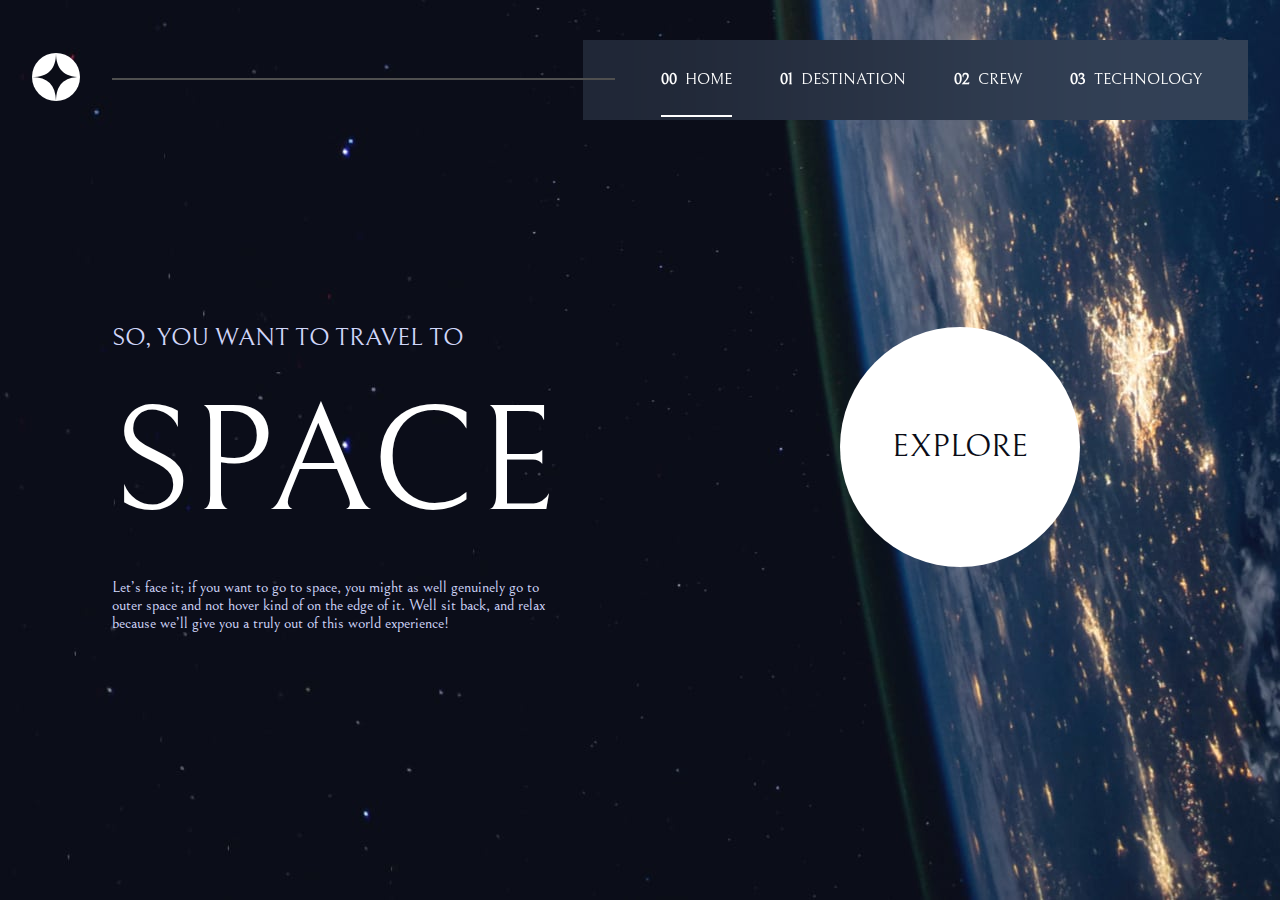
<file: index.html>
<!DOCTYPE html>
<html lang="en">
<head>
    <meta charset="UTF-8">
    <meta name="viewport" content="width=device-width, initial-scale=1.0">
    <link rel="stylesheet" href="style.css">
    <link rel="icon" type="image/png" sizes="32x32" href="assets/favicon-32x32.png">
    <!-- <link href="https://fonts.cdnfonts.com/css/bellefair" rel="stylesheet"> -->
  
    <title>Frontend Mentor | Space tourism website</title>
</head>
<body>
    <div class="wrapper home">
        <header>
            <div class="logo">
                <img src="assets/shared/logo.svg" alt="">
            </div>
            <div class="line">
                <hr>
            </div>
            <div class="nav">
                <span class="blur-img display-none"></span>
                <nav>
                    <button style="display: none;"><img src="assets/shared/icon-hamburger.svg" alt="" onclick="navExpander()"></button>
                    <ul class="display-none">
                        <li><a href="./index.html" class="a-focused"><span class="number">00</span><span class="nav-item">Home</span></a></li>
                        <li><a href="./destination.html"><span class="number">01</span><span class="nav-item">Destination</span></a></li>
                        <li><a href="./crew.html"><span class="number">02</span><span class="nav-item">Crew</span></a></li>
                        <li><a href="./technology.html"><span class="number">03</span><span class="nav-item">Technology</span></a></li>
                    </ul>
                </nav>
            </div>
        </header>
        <main class="wrapper">
            <div class="parts">
                <div class="content-wrap">
                    <h5>So, you want to travel to</h5>
                    <h1>Space</h1>
                    <p>  Let’s face it; if you want to go to space, you might as well genuinely go to
                        outer space and not hover kind of on the edge of it. Well sit back, and relax
                        because we’ll give you a truly out of this world experience!
                    </p>
                </div>
            </div>
            <div class="parts">
                <div class="icon-wrap">
                    <div class="button-wrap">
                        <button class="button" onmouseover="exploreFocusedIn()" onmouseleave="exploreFocusedOut()"><h4>Explore</h4></button>
                    </div>
                </div>
            </div>
        </main>
    </div>

    <script src="script.js"></script>
</body>
</html>
</file>
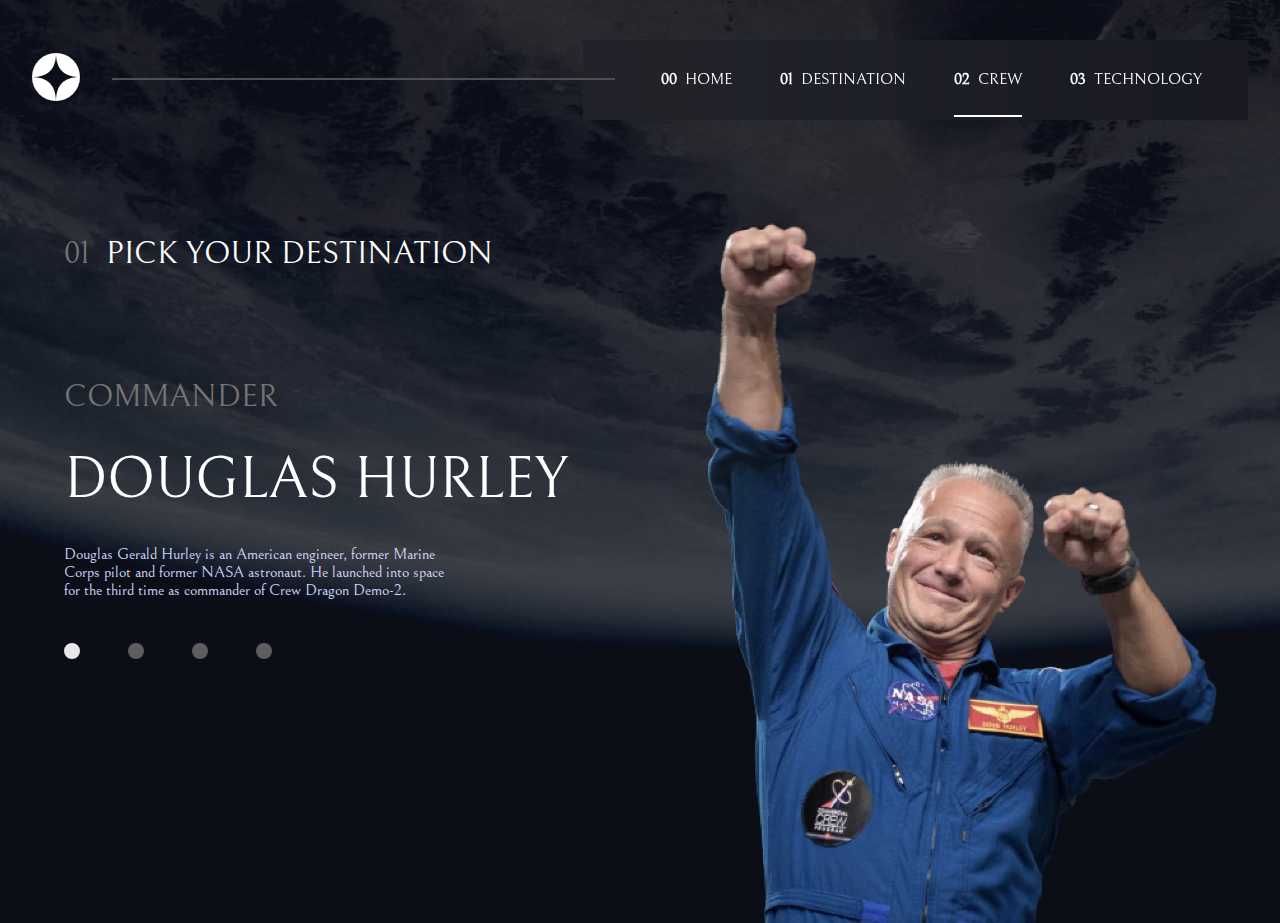
<file: crew.html>
<!DOCTYPE html>
<html lang="en">
<head>
    <meta charset="UTF-8">
    <meta name="viewport" content="width=device-width, initial-scale=1.0">
    <link rel="stylesheet" href="style.css">
    <link rel="icon" type="image/png" sizes="32x32" href="assets/favicon-32x32.png">
    <!-- <link href="https://fonts.cdnfonts.com/css/bellefair" rel="stylesheet"> -->
  
    <title>Frontend Mentor | Space tourism website</title>
</head>
<body>
    <div class="wrapper crew">
        <header>
            <div class="logo">
                <img src="assets/shared/logo.svg" alt="">
            </div>
            <div class="line">
                <hr>
            </div>
            <div class="nav">
                <span class="blur-img display-none"></span>
                <nav>
                    <button style="display: none;"><img src="assets/shared/icon-hamburger.svg" alt="" onclick="navExpander()"></button>
                    <ul class="display-none">
                        <li><a href="./index.html"><span class="number">00</span><span class="nav-item">Home</span></a></li>
                        <li><a href="./destination.html"><span class="number">01</span><span class="nav-item">Destination</span></a></li>
                        <li><a href="./crew.html" class="a-focused"><span class="number">02</span><span class="nav-item">Crew</span></a></li>
                        <li><a href="./technology.html"><span class="number">03</span><span class="nav-item">Technology</span></a></li>
                    </ul>
                </nav>
            </div>
        </header>
        <main class="wrapper">  
            <div class="parts">
                <div class="content">
                    <div class="head">
                        <h4 class="lighter-text">01</h4> <h4 class="uppercase ms-1">Pick your destination</h4>
                    </div><br>
                    <div class="body">
                        <h4 class="uppercase lighter-text">Commander</h4>
                        <h3 class="uppercase">Douglas Hurley</h3>
                        <p class="width-75">Douglas Gerald Hurley is an American engineer, former Marine Corps pilot and former NASA astronaut. He launched into space for the third time as commander of Crew Dragon Demo-2.</p>
                    </div>
                    <div class="foot">
                        <ul>
                            <li><span class="small-circle focused" onclick="crewMenbersChanger(0)"></span></li>
                            <li><span class="small-circle"  onclick="crewMenbersChanger(1)"></span></li>
                            <li><span class="small-circle"  onclick="crewMenbersChanger(2)"></span></li>
                            <li><span class="small-circle" onclick="crewMenbersChanger(3)"></span></li>
                        </ul>
                    </div>
                </div>
            </div>
            <div class="parts">
                <img class="crew-member" src="assets/crew/image-douglas-hurley.webp" alt="${crew[index].name}">
            </div>
        </main>
    </div>

    <script src="script.js"></script>
</body>
</html>
</file>
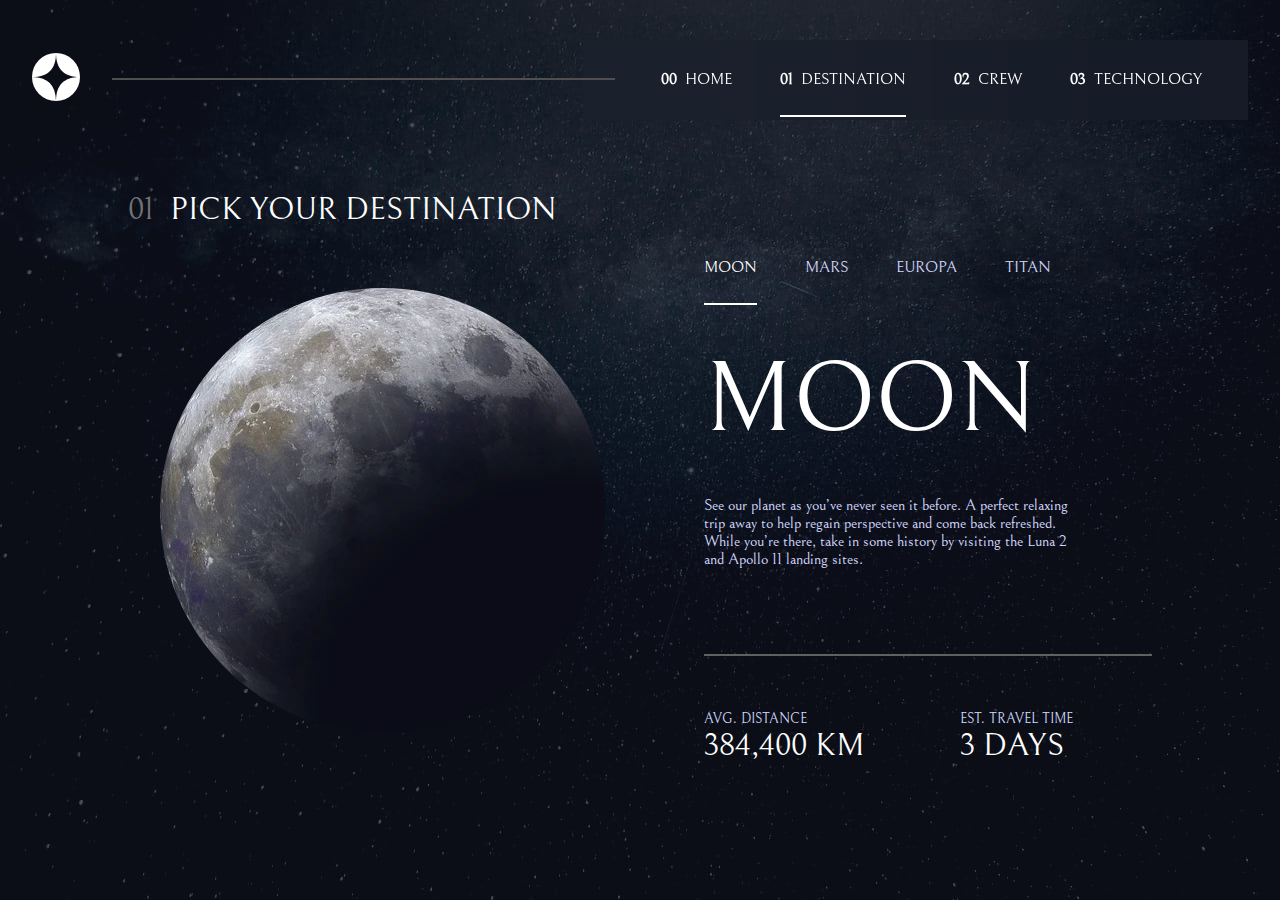
<file: destination.html>
<!DOCTYPE html>
<html lang="en">
<head>
    <meta charset="UTF-8">
    <meta name="viewport" content="width=device-width, initial-scale=1.0">
    <link rel="stylesheet" href="style.css">
    <link rel="icon" type="image/png" sizes="32x32" href="assets/favicon-32x32.png">
    <!-- <link href="https://fonts.cdnfonts.com/css/bellefair" rel="stylesheet"> -->
  
    <title>Frontend Mentor | Space tourism website</title>
</head>
<body>
    <div class="wrapper destination">
        <header>
            <div class="logo">
                <img src="assets/shared/logo.svg" alt="">
            </div>
            <div class="line">
                <hr>
            </div>
            <div class="nav">
                <span class="blur-img display-none"></span>
                <nav>
                    <button style="display: none;"><img src="assets/shared/icon-hamburger.svg" alt="" onclick="navExpander()"></button>
                    <ul class="display-none">
                        <li><a href="./index.html"><span class="number">00</span><span class="nav-item">Home</span></a></li>
                        <li><a href="./destination.html"  class="a-focused"><span class="number">01</span><span class="nav-item">Destination</span></a></li>
                        <li><a href="./crew.html"><span class="number">02</span><span class="nav-item">Crew</span></a></li>
                        <li><a href="./technology.html"><span class="number">03</span><span class="nav-item">Technology</span></a></li>
                    </ul>
                </nav>
            </div>
        </header>
        <main class="wrapper">
            <div class="parts span-2">
                <h4 class="lighter-text">01</h4> <h4 class="uppercase">Pick your destination</h4>
            </div>
            <div class="parts">
                <img src="assets/destination/image-moon.webp" alt="">
            </div>
            <div class="parts planet-info">
                <nav>
                    <ul class="planet-nav">
                        <li><a href="#main" class="a-focused" onclick="planetSectionChange(0)"><span class="nav-item">Moon</span></a></li>
                        <li><a href="#main" onclick="planetSectionChange(1)"><span class="nav-item">Mars</span></a></li>
                        <li><a href="#main" onclick="planetSectionChange(2)"><span class="nav-item">Europa</span></a></li>
                        <li><a href="#main" onclick="planetSectionChange(3)"><span class="nav-item">Titan</span></a></li>
                    </ul>
                </nav>
                <h2 class="uppercase planet-name">moon</h2>
                <p class="width-75">
                    See our planet as you’ve never seen it before. A perfect relaxing trip away to help 
                    regain perspective and come back refreshed. While you’re there, take in some history 
                    by visiting the Luna 2 and Apollo 11 landing sites.
                </p>
                <div class="line-destination">
                    <hr>
                </div>
                <div class="things">
                    <div class="thing">
                        <p class="sub-2 uppercase">Avg. distance</p>
                        <h4 class="uppercase">384,400 km</h4>
                    </div>
                    <div class="thing">
                        <p class="sub-2 uppercase">Est. travel time</p>
                        <h4 class="uppercase">3 days</h4>
                    </div>
                </div>

            </div>
        </main>
    </div>

    <script src="script.js"></script>
</body>
</html>
</file>
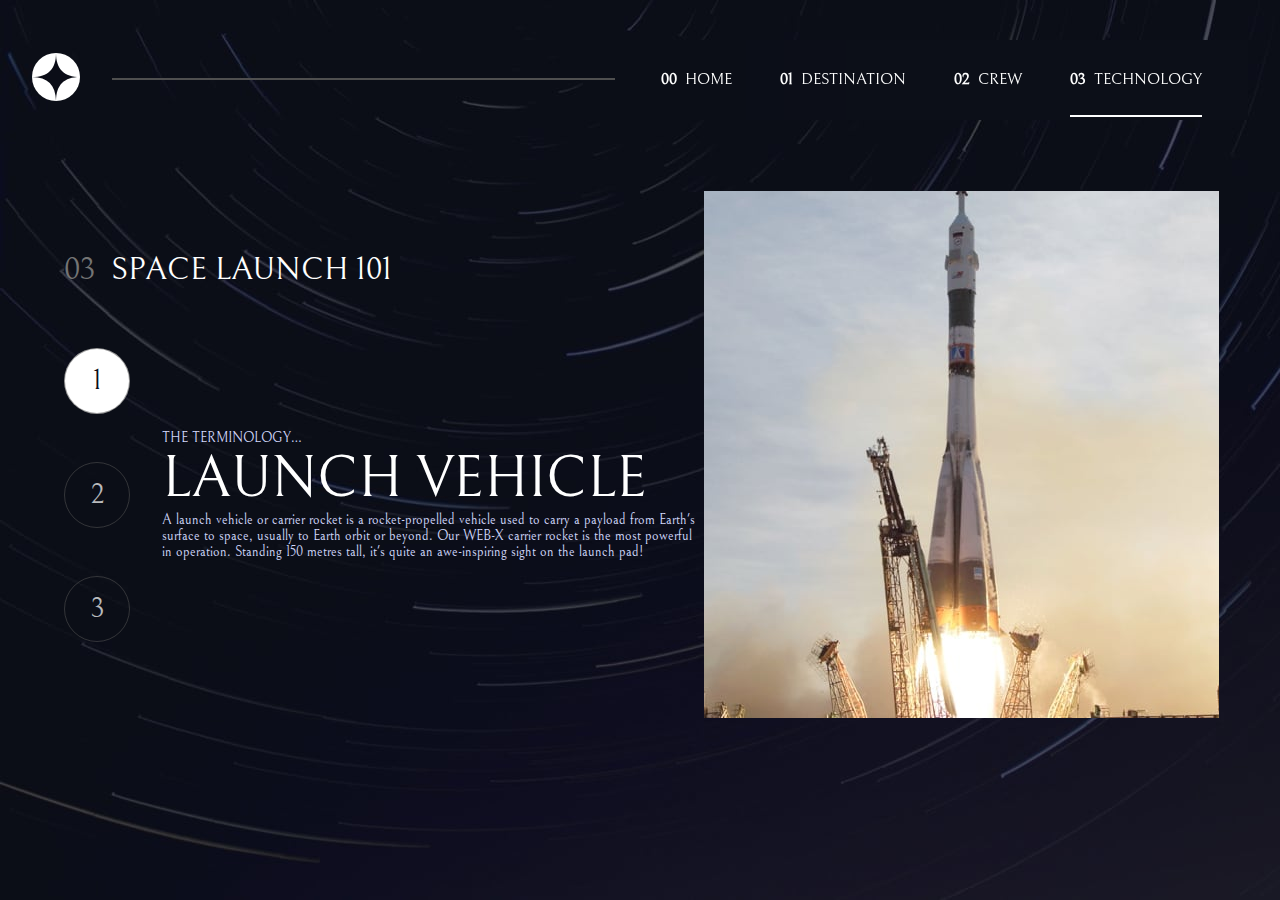
<file: technology.html>
<!DOCTYPE html>
<html lang="en">
<head>
    <meta charset="UTF-8">
    <meta name="viewport" content="width=device-width, initial-scale=1.0">
    <link rel="stylesheet" href="style.css">
    <link rel="icon" type="image/png" sizes="32x32" href="assets/favicon-32x32.png">
    <!-- <link href="https://fonts.cdnfonts.com/css/bellefair" rel="stylesheet"> -->
  
    <title>Frontend Mentor | Space tourism website</title>
</head>
<body>
    <div class="wrapper technology">
        <header>
            <div class="logo">
                <img src="assets/shared/logo.svg" alt="">
            </div>
            <div class="line">
                <hr>
            </div>
            <div class="nav">
                <span class="blur-img display-none"></span>
                <nav>
                    <button style="display: none;"><img src="assets/shared/icon-hamburger.svg" alt="" onclick="navExpander()"></button>
                    <ul class="display-none">
                        <li><a href="./index.html"><span class="number">00</span><span class="nav-item">Home</span></a></li>
                        <li><a href="./destination.html"><span class="number">01</span><span class="nav-item">Destination</span></a></li>
                        <li><a href="./crew.html"><span class="number">02</span><span class="nav-item">Crew</span></a></li>
                        <li><a href="./technology.html" class="a-focused"><span class="number">03</span><span class="nav-item">Technology</span></a></li>
                    </ul>
                </nav>
            </div>
        </header>
        <main class="wrapper">
            <div class="parts">
                <div class="content">
                    <div class="head">
                        <h4 class="lighter-text">03</h4> <h4 class="uppercase ms-1">SPACE LAUNCH 101</h4>
                    </div>
                    <div class="body" style="flex-direction: row; flex-wrap: nowrap;">
                        <ul style="width: 16%;">
                            <li><span class="big-circle focused" onclick="technologyChanger(0)">1</span></li>
                            <li><span class="big-circle" onclick="technologyChanger(1)">2</span></li>
                            <li><span class="big-circle" onclick="technologyChanger(2)">3</span></li>
                        </ul>
                        <div class="technology-content">
                            <p class="uppercase sub-2">THE TERMINOLOGY… </p>
                            <h3 class="uppercase" style="width: 24ch;">LAUNCH VEHICLE</h3>
                            <p class="width-75 sub-2">A launch vehicle or carrier rocket is a rocket-propelled vehicle used to carry a payload from Earth's surface to space, usually to Earth orbit or beyond. Our WEB-X carrier rocket is the most powerful in operation. Standing 150 metres tall, it's quite an awe-inspiring sight on the launch pad!</p>
                        </div>
                    </div>

                </div>
            </div>
            <div class="parts">
                <img style="margin: 0" src="assets/technology/image-launch-vehicle-portrait.jpg" alt="">
            </div>
        </main>
    </div>

    <script src="script.js"></script>
</body>
</html>
</file>
<file: style.css>
/* @import url('https://fonts.cdnfonts.com/css/bellefair'); */

@font-face {
    font-family: 'Bellefair';
    src: url('assets/shared/Bellefair-Regular.ttf');
}

@font-face {
    font-family: 'Inter';
    src: url('assets/shared/Inter-VariableFont_slnt\,wght.ttf');
}

* {
    margin: 0;
    padding: 0;
    font-weight: 300;
    font-family: 'Bellefair';
}

:root {

    /* Color */

    --White: #FFFFFF;
    --Black: #0B0D17;
    --Light-Blue: #D0D6F9;

    /* Font Size */

    --H1: 150px;
    --H2: 100px;
    --H3: 58px;
    --H4: 32px;
    --H5: 25px;

    --SH1: 28px;
    --SH2: 14px;
    --Nav-Text: 16px;
}

h1 {
    margin: 1.7rem 0;
    color: var(--White);
    font-size: var(--H1);
}

h2 {
    color: var(--White);
    font-size: var(--H2);
}

h3 {
    color: var(--White);
    font-size: var(--H3);
}

h4 {
    color: var(--White);
    font-size: var(--H4);
}

h5 {
    margin: 4.75ch 0 0 0;
    color: var(--White);
    font-size: var(--H5);
}

p{
    color:var(--Light-Blue);
}

header {
    display: flex;
    flex-direction: row;
    align-items: center;
    justify-content: space-between;
    padding: 1rem 2rem;
}

img {
    margin: 0 auto;
}

ul {
    gap: 3rem;
    display: flex;
    list-style: none;
    flex-direction: row;
    flex-wrap: wrap;
    align-content: center;
    justify-content: space-evenly;
}

li a {
    gap: 0.5rem;
    height: 2.8rem;
    color: var(--White);
    text-decoration: none;
    display: flex;
    cursor: pointer;
    font-size: var(--Nav-Text);
}

li a:hover {
    border-bottom: 2px solid rgba(255, 255, 255, 0.5);
}



/* Class */

.sub-1 {
    font-size: var(--SH1);
}

.sub-2 {
    font-size: var(--SH2);
}

.a-focused {
    border-bottom: 2px solid var(--White);
}

.nav nav {
    position: relative;
    z-index: 1;
    bottom: 1.6rem;
    left: 1rem;
}
.blur-img {
    position: relative;
    background: transparent;
    width: 100%;
    height: 5rem;
    backdrop-filter: blur(16rem);
    z-index: 1;
    top: 1.5rem;
}

.uppercase {
    text-transform: uppercase;
}

.nav {
    width: 66%;
    display: flex;
    align-items: flex-start;
    justify-content: center;
    flex-direction: row;
    flex-wrap: wrap;
}

.number {
    font-weight: bold;
    text-transform: uppercase;
}

.nav-item {
    text-transform: uppercase;
}

div.wrapper {
    min-height: 100vh;
    background-size: cover;
    background-repeat: no-repeat;
}

.wrapper.home {
    background-image: url('assets/home/background-home-desktop.jpg');
}

.planet-name {
    padding: 2rem 0;
}

.wrapper.crew {
    background-image: url('assets/crew/background-crew-desktop.jpg');
}

.wrapper.destination {
    background-image: url('assets/destination/background-destination-desktop.jpg');
}

.wrapper.technology {
    background-image: url('assets/technology/background-technology-desktop.jpg');
}

main.wrapper {
    width: 100%;
    gap: 4rem;
    display: flex;
    flex-direction: row;
    flex-wrap: wrap;
    align-items: flex-start;
    justify-content: space-evenly;
    padding: 2rem 0;
}

hr {
    border: 1px solid transparent;
    position: relative;
    left: 2rem;
    z-index: 2;
    background-color: #4f4f4f;
}

.line {
    width: 50%;
}

.width-75 {
    width: 75%;
}

.parts {
    width: 40%;
    aspect-ratio: 1;
    display: flex;
    flex-direction: row;
    flex-wrap: wrap;
    align-items: center;
}

.parts img {
    margin: 0 6rem;
}

.ms-1 {
    margin: 0 1rem;
}

.line-destination hr {
    position: relative;
    background: #606060;
    left: 0;
}

.parts.span-2 {
    width: 80%;
    gap: 1rem;
    height: 0;
}

.content-wrap {
    margin: 0 3rem;
}

.content-wrap h1 {
    text-transform: uppercase;
}

.content-wrap h5 {
    color: var(--Light-Blue);
    text-transform: uppercase;
}

.icon-wrap {
    width: 100%;
    display: flex;
    justify-content: center;
}

.button-wrap {
    width: 22rem;
    aspect-ratio: 1/1;
    display: flex;
    align-items: center;
    justify-content: center;
    border-radius: 13rem;
    background-color: transparent;
}

button.button{
    color: var(--Black);
    width: 15rem;
    border: none;
    border-radius: 10rem;
    background-color: var(--White);
    aspect-ratio: 1/1;
    display: flex;
    align-items: center;
    justify-content: center;
    cursor: pointer;
}

.button h4 {
    text-transform: uppercase;
    color: var(--Black);
}

span.button:hover{
    transform: blur(3);
}

.things {
    display: flex;
    flex-direction: row;
    flex-wrap: wrap;
    justify-content: center;
    align-items: center;
    gap: 6rem;
}

.line-destination {
    margin: 5rem 0 3rem 0;
    width: 28rem;
}

.lighter-text {
    color: #747474;
}

.planet-nav a {
    color: var(--Light-Blue);
}

.a-focused > .nav-item {
    color: var(--White);
}

.content {
    display: flex;
    flex-wrap: wrap;
    height: 100%;
    flex-direction: column;
    justify-content: space-evenly;
    align-items: flex-start;
}

.head {
    display: flex;
    flex-wrap: wrap;
    flex-direction: row;
    justify-content: center;
    align-items: center;
}

.body {
    gap: 2rem;
    display: flex;
    flex-direction: column;
    flex-wrap: wrap;
}

img.crew-member {
    position: relative;
    top: 2rem;
    margin: 0;
}

.small-circle {
    display: flex;
    width: 0;
    border: 8px solid #676767e6;
    border-radius: 100%;
    flex-direction: row;
    flex-wrap: wrap;
    justify-content: center;
    align-items: center;
}

.small-circle:hover {
    border: 8px solid #b0b0b0e6;
}

.small-circle.focused {
    border: 8px solid #ffffffe6;
}

span.big-circle {
    border: 1px solid #52525293;
    width: 4rem;
    display: flex;
    color: rgba(255, 255, 255, 0.726);
    aspect-ratio: 1;
    border-radius: 10rem;
    align-items: center;
    justify-content: center;
    font-size: var(--SH1);
}

.big-circle:hover {
    border: 1px solid #cdcdcd;
}

.big-circle.focused {
    background-color: var(--White);
    color: var(--Black);
}

.technology-content {
    width: 100%;
    display: flex;
    flex-direction: column;
    justify-content: center;
    align-items: flex-start;
}


/* Responsive */

@media (max-width: 1150px) {
    .line {
        display: none;
    }
}

@media (max-width: 950px) and (min-width: 550px) {

    .wrapper.home{
        background-image: url('assets/home/background-home-tablet.jpg');
    }
    
    .wrapper.crew {
        background-image: url('assets/crew/background-crew-tablet.jpg');
    }
    
    .wrapper.destination {
        background-image: url('assets/destination/background-destination-tablet.jpg');
    }
    
    .wrapper.technology {
        background-image: url('assets/technology/background-technology-tablet.jpg');
    }    

    .number {
        display: none;
    }

    main.wrapper {
        gap: 0;
        flex-direction: column;
        align-content: center;
    }

    .parts {
        width: 80%;
        flex-direction: column;
        flex-wrap: wrap;
        align-items: center;
    }

    .parts.span-2 {
        height: 3rem;
        align-content: center;
    }

    .parts.planet-info {
        width: 80%;
        display: flex;
        justify-content: center;
        flex-wrap: wrap;
        flex-direction: column;
        align-items: center;
    }

    .technology .wrapper {
        width: 100%;
        overflow-x: hidden;
    } 

    .technology .parts {
        width: 84%;
    }

    .crew .parts {
        width: 80%;
        text-align: center ;
    }

    .crew .width-75 {
        margin: auto;
    }

    .foot {
        width: 100%;
        align-items: center;
        display: flex;
        justify-content: center;
    }

    .crew .parts.span-2 {
        align-items: flex-start;
    }
}

@media (max-width: 550px) and (min-width: 350px) {

    :root{
        /* Font Size */

        --H1: 80px;
        --H2: 56px;
        --H3: 24px;
        --H4: 20px;
        --H5: 16px;

        --SH1: 15px;
        --SH2: 14px;
        --Nav-Text: 14px;
    }
    
    .wrapper.home{
        background-image: url('assets/home/background-home-mobile.jpg');
    }
    
    .wrapper.crew {
        background-image: url('assets/crew/background-crew-mobile.jpg');
    }
    
    .wrapper.destination {
        background-image: url('assets/destination/background-destination-mobile.jpg');
    }
    
    .wrapper.technology {
        background-image: url('assets/technology/background-technology-mobile.jpg');
    }    
    
    .nav ul {
        display: flex;
        flex-direction: column;
        position: absolute;
        gap: 6rem;
        top: 8rem;
        right: 4rem;
    }

    .blur-img {
        position: absolute;
        width: 85%;
        height: 100%;
        top: 0;
        right: 0;
    }

    .display-none {
        display: none !important;
    }

    .nav button {
        display: flex !important;
        z-index: 5;
        width: 3rem;
        aspect-ratio: 1;
        background-color: transparent;
        border: none;
        position: absolute;
        top: 1rem;
        left: 3rem;
    }

/*     .technology .nav button {
        display: flex !important;
        z-index: 5;
        width: 3rem;
        aspect-ratio: 1;
        background-color: transparent;
        border: none;
        position: absolute;
        top: 2rem;
        left: 80%;
    } */

    .number {
        display: initial;
    }

    main.wrapper {
        gap: 0;
        flex-direction: column;
        align-content: center;
    }

    .parts {
        width: 100%;
        flex-direction: column;
        text-align: center;
        flex-wrap: wrap;
        align-items: center;
    }

    .parts img {
        width: 80%;
        aspect-ratio: 1;
        margin: auto;
        object-fit: contain;
    }

    .parts.span-2 {
        height: 3rem;
        align-content: center;
        margin: auto;
    }

    .planet-nav {
        gap: 2rem;
    }

    .parts.planet-info {
        width: 100%;
        display: flex;
        justify-content: center;
        flex-wrap: wrap;
        flex-direction: column;
        align-items: center;
        aspect-ratio: 1/1.5;
    }

    .technology .wrapper {
        width: 100%;
        overflow-x: hidden;
        flex-direction: column-reverse;
    } 

    .technology .parts {
        width: 84%;
        justify-content: flex-end;
    }

    .technology .parts img {
        margin: 0!important;
    }

    .technology .head {
        width: 80%;
    }

    .technology-content {
        align-items: center;
    }

    .technology-content p, h3 {
        width: auto !important;
    }

    .crew .parts {
        width: 80%;
        text-align: center ;
    }

    .crew .width-75 {
        margin: auto;
    }

    .head {
        width: 100%;
        position: absolute;
        top: 14%;
        left: 0;
    }

    .body {
        flex-direction: column !important;
        flex-wrap: nowrap;
        width: 100%;
        text-align: center;
    }

    .body ul {
        width: 100% !important;
    }

    .foot {
        width: 100%;
        align-items: center;
        margin: 3rem 0;
        display: flex;
        justify-content: center;
    }

    .crew main.wrapper {
        flex-direction: column-reverse;
    }

    .crew .parts.span-2 {
        align-items: flex-start;
    }

    .line-destination {
        margin: 3rem 0 2rem 0;
        width: 20rem;
    }
}
</file>
